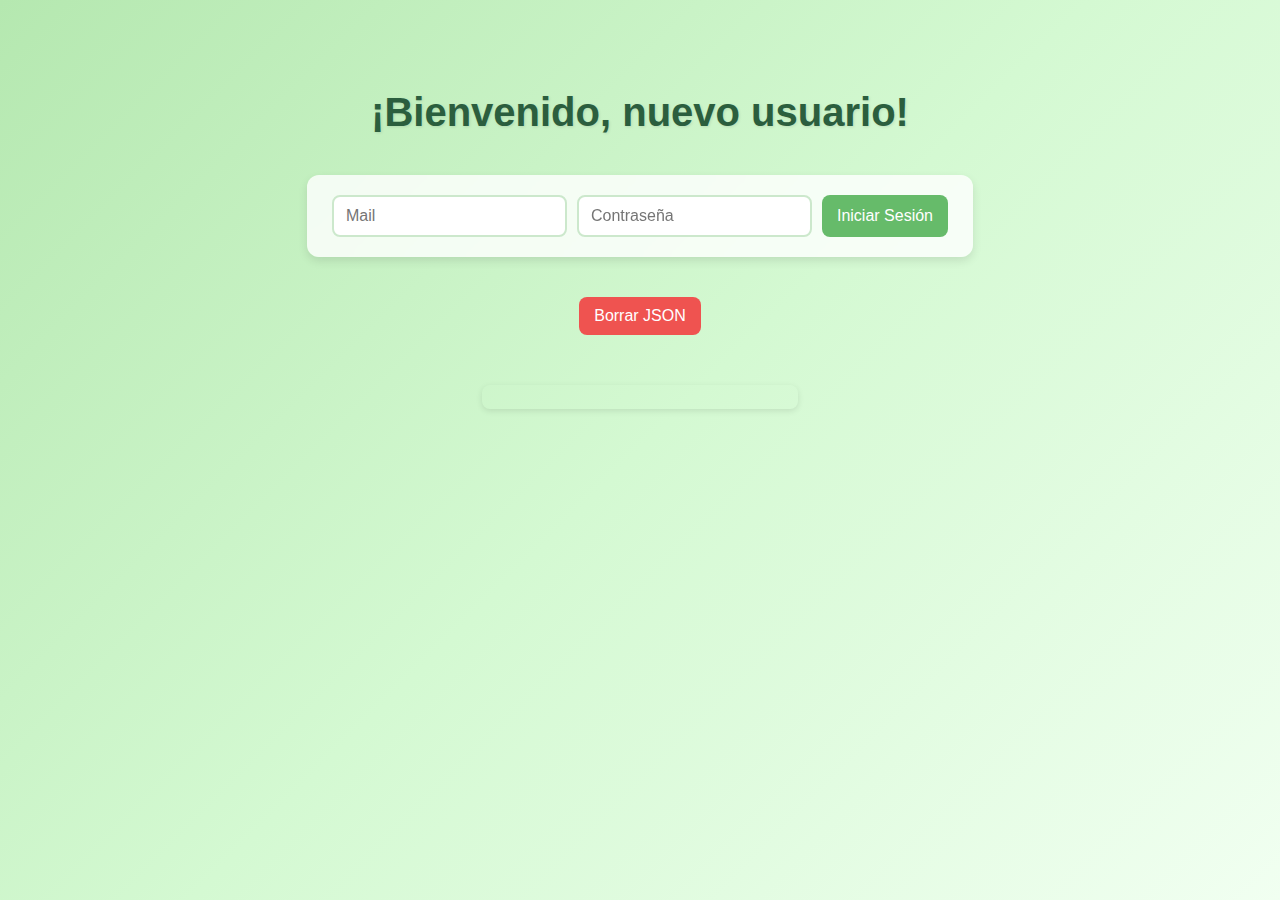
<file: index.html>
<!DOCTYPE html>
<html lang="es">
<head>
  <meta charset="UTF-8">
  <meta name="viewport" content="width=device-width, initial-scale=1.0">
  <title>Stephi Coins</title>
  <link rel="stylesheet" href="style.css">
</head>
<body>
  <h1>¡Bienvenido, nuevo usuario!</h1>

  <div class="form">
    <input type="email" id="mail" placeholder="Mail">
    <input type="password" id="contraseña" placeholder="Contraseña">
    <button id="iniciarSesion">Iniciar Sesión</button>
  </div>

  <button id="borrarJSON">Borrar JSON</button>
  <p id="mensaje"></p>

  <div id="confirmacion" class="oculto">
    <p>¿Seguro que querés borrar todos los usuarios guardados?</p>
    <div class="confirm-botones">
      <button id="confirmarSi">Sí</button>
      <button id="confirmarNo">No</button>
    </div>
  </div>

  <script src="script.js"></script>
</body>
</html>
</file>
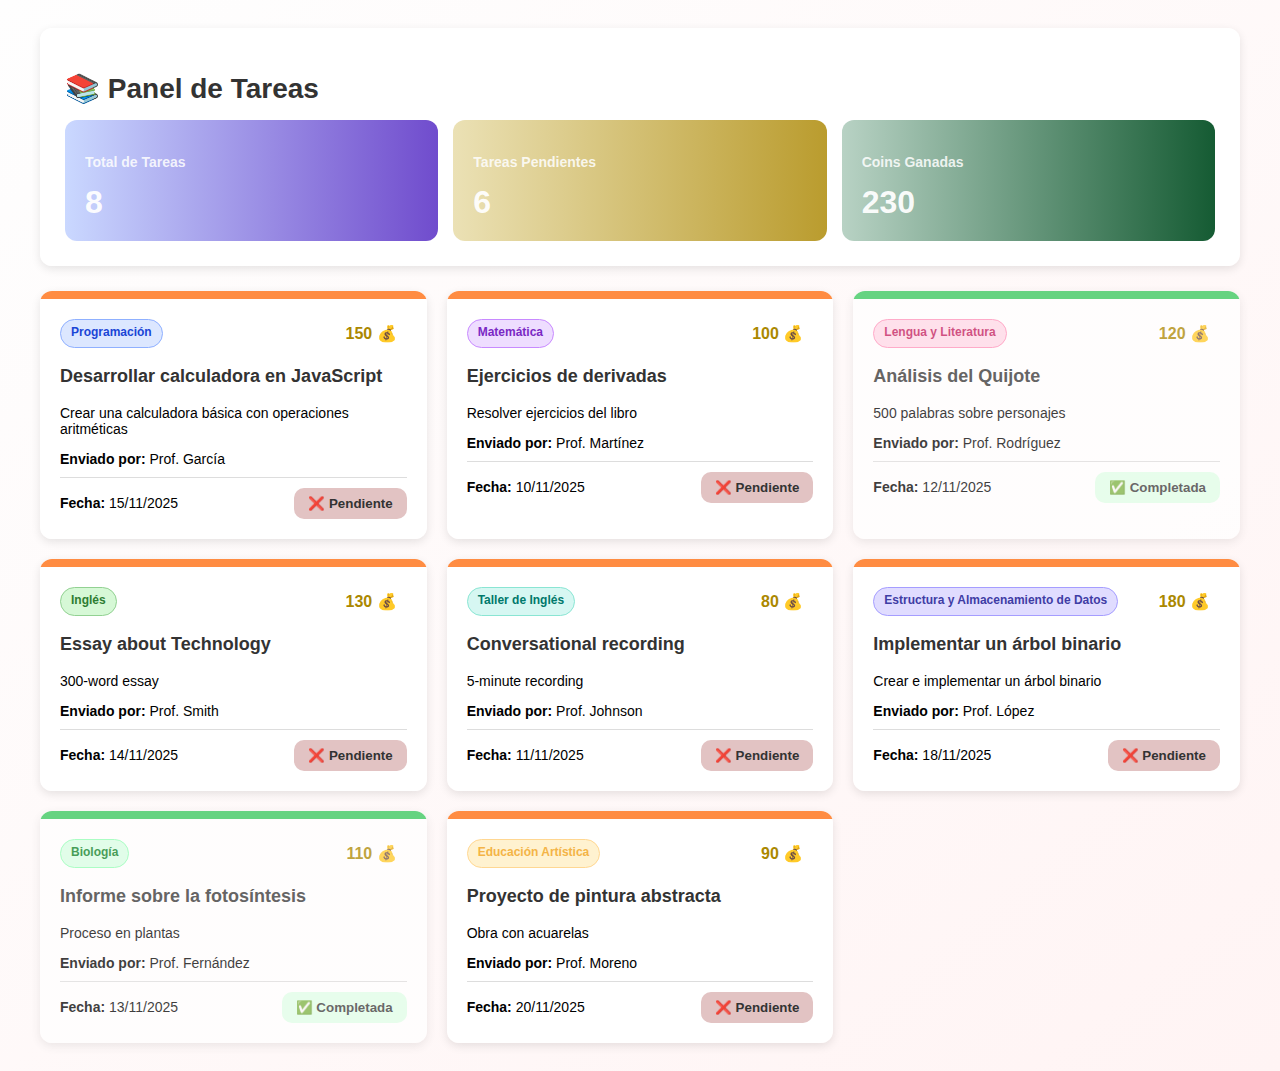
<file: StehiCoinsHTML/index.html>
<!DOCTYPE html>
<html lang="es">
<head>
  <meta charset="UTF-8" />
  <title>Panel de Tareas</title>
  <link rel="stylesheet" href="Tareas.css">
</head>
<body>

  <div class="container">

    <!-- Header -->
    <div class="header-card">
      <h1>📚 Panel de Tareas</h1>

      <div class="stats-grid">
        <div class="stat-card blue">
          <p>Total de Tareas</p>
          <span id="totalTareas"></span>
        </div>

        <div class="stat-card orange">
          <p>Tareas Pendientes</p>
          <span id="tareasPendientes"></span>
        </div>

        <div class="stat-card green">
          <p>Coins Ganadas</p>
          <span id="coinsGanadas"></span>
        </div>
      </div>
    </div>

    <!-- Contenedor de tarjetas -->
    <div id="tasksContainer" class="tasks-grid"></div>

  </div>

  <script src="Tarea.js"></script>
</body>
</html>
</file>
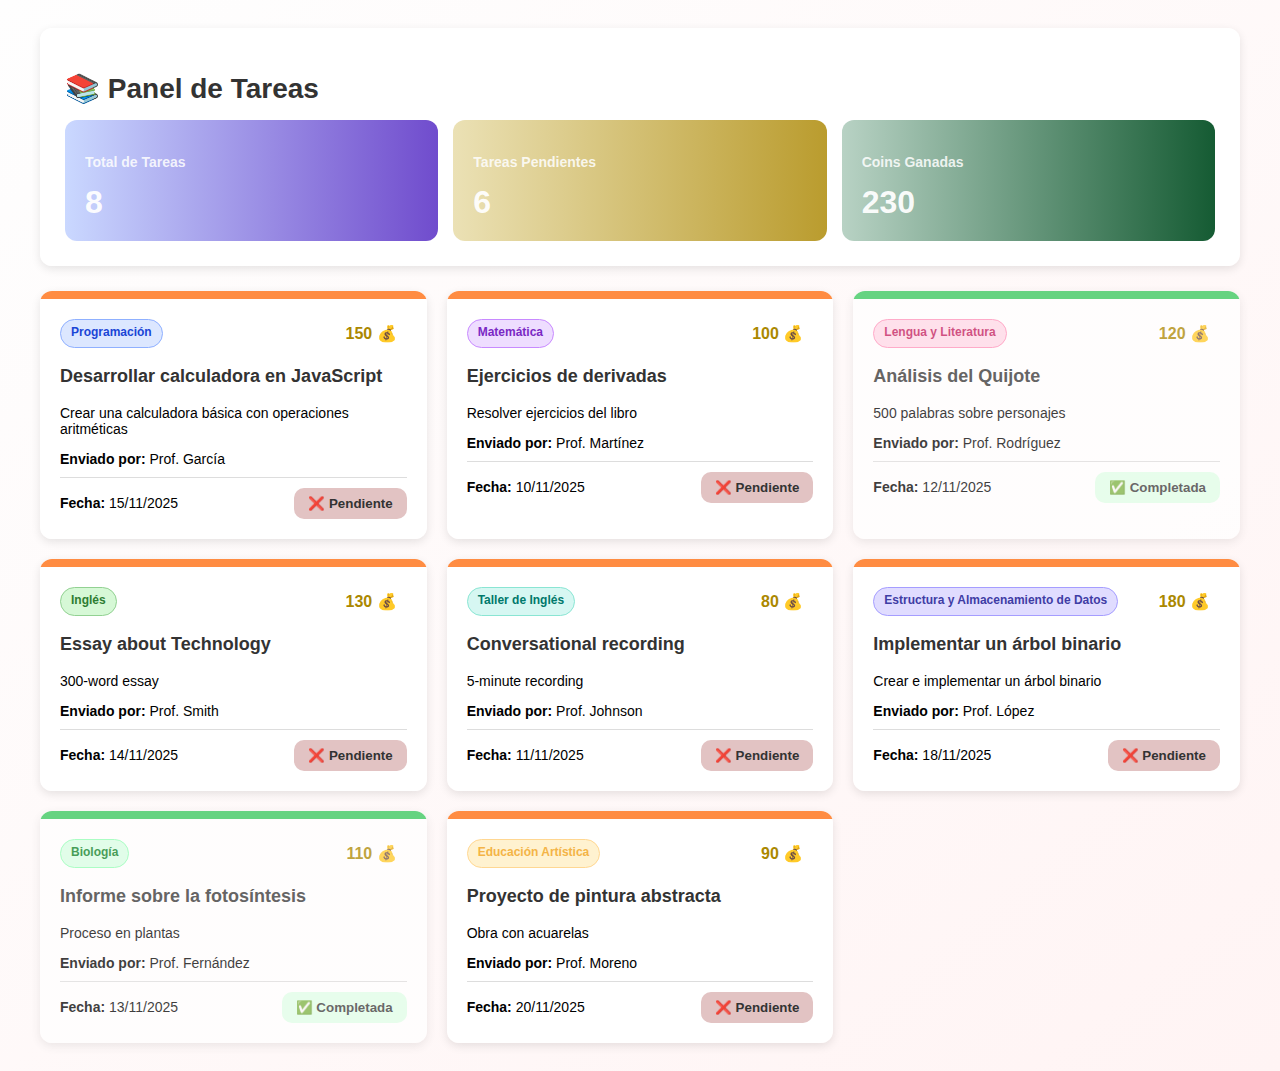
<file: estudiantes/StehiCoinsHTML/index.html>
<!DOCTYPE html>
<html lang="es">
<head>
  <meta charset="UTF-8" />
  <title>Panel de Tareas</title>
  <link rel="stylesheet" href="Tareas.css">
</head>
<body>

  <div class="container">

    <!-- Header -->
    <div class="header-card">
      <h1>📚 Panel de Tareas</h1>

      <div class="stats-grid">
        <div class="stat-card blue">
          <p>Total de Tareas</p>
          <span id="totalTareas"></span>
        </div>

        <div class="stat-card orange">
          <p>Tareas Pendientes</p>
          <span id="tareasPendientes"></span>
        </div>

        <div class="stat-card green">
          <p>Coins Ganadas</p>
          <span id="coinsGanadas"></span>
        </div>
      </div>
    </div>

    <!-- Contenedor de tarjetas -->
    <div id="tasksContainer" class="tasks-grid"></div>

  </div>

  <script src="Tarea.js"></script>
</body>
</html>
</file>
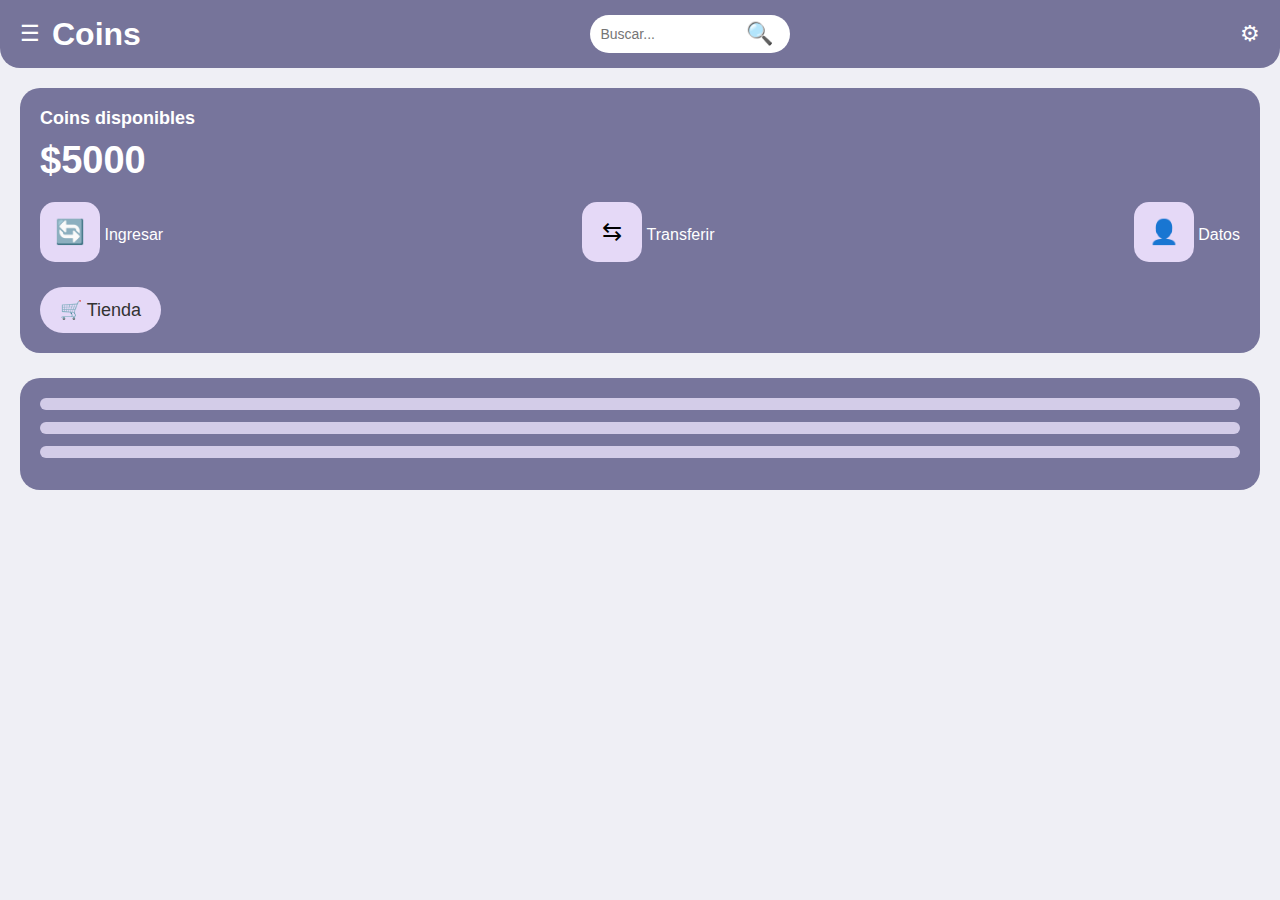
<file: estudiantes/Visualizacion de coins/index.html>
<!DOCTYPE html>
<html lang="es">
<head>
    <meta charset="UTF-8">
    <meta name="viewport" content="width=device-width, initial-scale=1.0">
    <title>Coins App</title>
    <link rel="stylesheet" href="style.css">
</head>
<body>

    <!-- Header -->
    <header class="header">
        <div class="header-left">
            <button class="btn-menu">☰</button>
            <h1 class="titulo-app">Coins</h1>
        </div>

        <!-- Search form -->
        <form class="search-form" id="searchForm" role="search" aria-label="Buscar">
            <input type="search" id="searchInput" class="search-input" placeholder="Buscar..." aria-label="Buscar">
            <button type="submit" class="search-btn" aria-label="Buscar">🔍</button>
        </form>

        <button class="btn-profile">⚙</button>
    </header>

    <!-- Contenedor principal -->
    <main class="container">

        <!-- Tarjeta principal -->
        <section class="card saldo-card">
            <h2 class="titulo-saldo">Coins disponibles</h2>
            <p class="cantidad-saldo">$5000</p>

            <div class="acciones">
                <div class="accion">
                    <button class="btn-icon">🔄</button>
                    <span>Ingresar</span>
                </div>
                <div class="accion">
                    <button class="btn-icon">⇆</button>
                    <span>Transferir</span>
                </div>
                <div class="accion">
                    <button class="btn-icon">👤</button>
                    <span>Datos</span>
                </div>
            </div>

            <!-- Sección tienda -->
            <div class="tienda">
                <button class="btn-tienda">
                    🛒 Tienda
                </button>
            </div>
        </section>

        <!-- Sección inferior (placeholder del diseño) -->
        <section class="card extra-info">
            <div class="barra"></div>
            <div class="barra"></div>
            <div class="barra"></div>
        </section>

    </main>

</body>
<script src="script.js"></script>
</html>
</file>
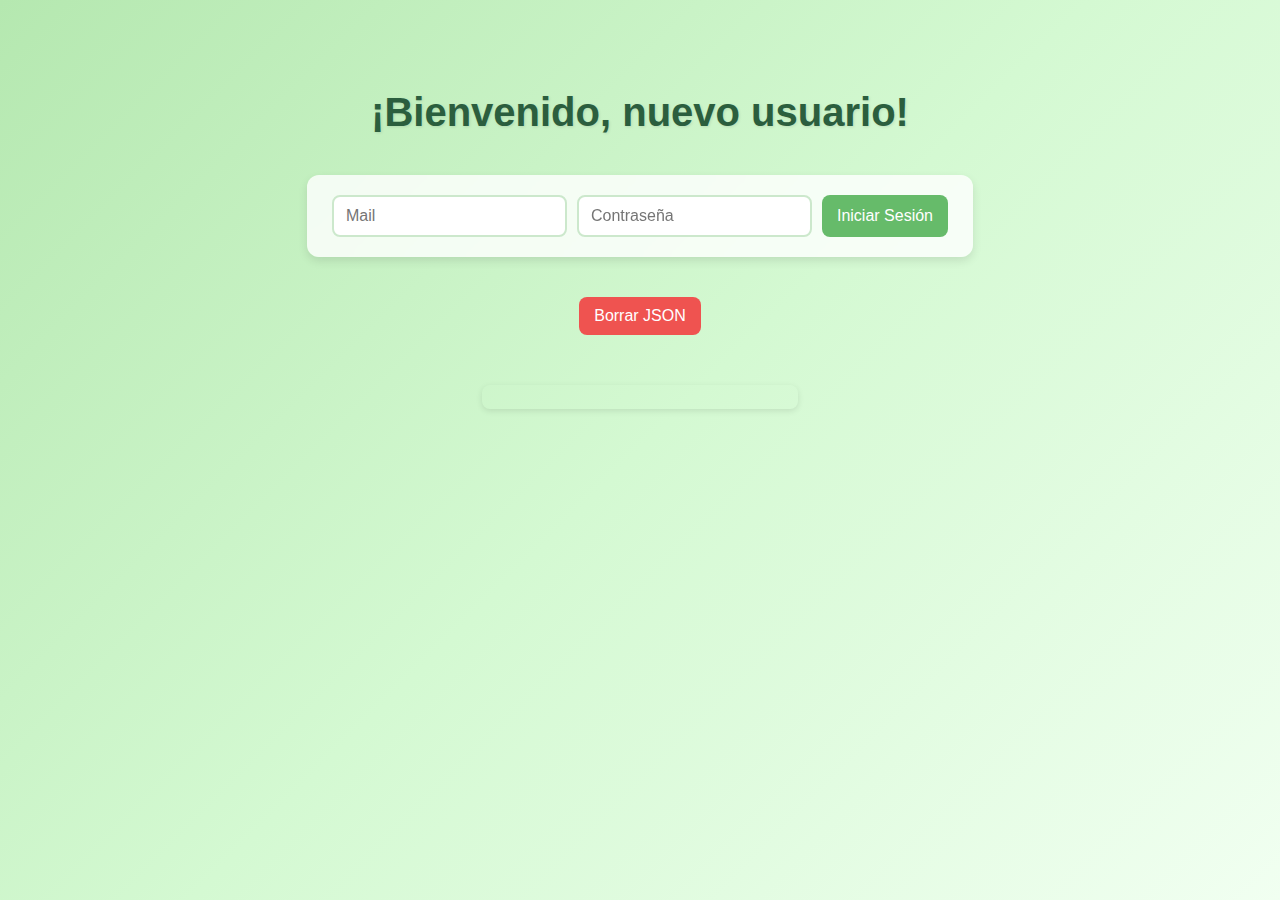
<file: profesores/inicio de sesion/index.html>
<!DOCTYPE html>
<html lang="es">
<head>
  <meta charset="UTF-8">
  <meta name="viewport" content="width=device-width, initial-scale=1.0">
  <title>Stephi Coins</title>
  <link rel="stylesheet" href="style.css">
</head>
<body>
  <h1>¡Bienvenido, nuevo usuario!</h1>

  <div class="form">
    <input type="email" id="mail" placeholder="Mail">
    <input type="password" id="contraseña" placeholder="Contraseña">
    <button id="iniciarSesion">Iniciar Sesión</button>
  </div>

  <button id="borrarJSON">Borrar JSON</button>
  <p id="mensaje"></p>

  <div id="confirmacion" class="oculto">
    <p>¿Seguro que querés borrar todos los usuarios guardados?</p>
    <div class="confirm-botones">
      <button id="confirmarSi">Sí</button>
      <button id="confirmarNo">No</button>
    </div>
  </div>

  <script src="script.js"></script>
</body>
</html>
</file>
<file: style.css>
/* === Estilos generales === */
body {
    font-family: "Poppins", sans-serif;
    background: linear-gradient(135deg, #b5e8b0, #d4f9d2, #f1fff1);
    color: #2f3e2f;
    margin: 0;
    padding: 0;
    display: flex;
    flex-direction: column;
    align-items: center;
    min-height: 100vh;
  }
  
  h1 {
    font-family: 'Lucida Sans', 'Lucida Sans Regular', 'Lucida Grande', 'Lucida Sans Unicode', Geneva, Verdana, sans-serif;
    margin-top: 50px;
    font-size: 2.5rem;
    color: #2b5e3e;
    text-shadow: 1px 1px 3px rgba(0, 0, 0, 0.1);
    margin-top: 90px;
    margin-bottom: 10px;
  }
  
  .form {
    margin: 30px 0;
    background: #ffffffcc;
    padding: 20px 25px;
    border-radius: 12px;
    box-shadow: 0 4px 10px rgba(0, 0, 0, 0.1);
    display: flex;
    gap: 10px;
    backdrop-filter: blur(5px);
  }
  
  .form input {
    padding: 10px 12px;
    border: 2px solid #cce8cc;
    border-radius: 8px;
    font-size: 1rem;
    transition: border-color 0.2s, box-shadow 0.2s;
    color: #2f3e2f;
  }
  
  .form input:focus {
    border-color: #66bb6a;
    box-shadow: 0 0 5px rgba(102, 187, 106, 0.3);
    outline: none;
  }
  
  /* === Botones generales === */
  button {
    background: #66bb6a;
    color: white;
    border: none;
    padding: 10px 15px;
    font-size: 1rem;
    border-radius: 8px;
    cursor: pointer;
    transition: background 0.3s, transform 0.1s, box-shadow 0.2s;
  }
  
  button:hover {
    background: #57a85c;
    box-shadow: 0 3px 8px rgba(87, 168, 92, 0.3);
  }
  
  button:active {
    transform: scale(0.97);
  }
  
  /* === Lista de amigos === */
  h3 {
    margin-top: 20px;
    color: #2b5e3e;
  }
  
  ul {
    list-style: none;
    padding: 0;
    width: 300px;
    text-align: left;
  }
  
  ul li {
    background: #ffffffcc;
    margin-bottom: 10px;
    padding: 10px 15px;
    border-radius: 8px;
    box-shadow: 0 2px 5px rgba(0, 0, 0, 0.1);
    display: flex;
    justify-content: space-between;
    align-items: center;
    color: #2f3e2f;
  }
  
  ul li:nth-child(odd) {
    background: #f3fdf3;
  }
  
  /* === Botones inferiores === */
  #guardarBtn,
  #cargarBtn {
    margin: 15px 5px;
    background: #81c784;
  }
  
  #cargarBtn {
    background: #aed581;
  }
  
  #guardarBtn:hover {
    background: #6fbf73;
  }
  
  #cargarBtn:hover {
    background: #9ccc65;
  }

#mensaje {
  margin-top: 50px;
  font-weight: 600;
  padding: 12px 18px;
  border-radius: 8px;
  display: inline-block;
  min-width: 280px;
  text-align: center;
  font-size: 1rem;
  box-shadow: 0 2px 6px rgba(0, 0, 0, 0.1);
}

.ok {
  color: #2e7d32;
  background: #e8f5e9;
  border: 2px solid #81c784;
}

.error {
  color: #c62828;
  background: #ffebee;
  border: 2px solid #ef9a9a;
}

.info {
  color: #33691e;
  background: #f1f8e9;
  border: 2px solid #aed581;
}

#borrarJSON {
  background: #ef5350;
  margin-top: 10px;
}

#borrarJSON:hover {
  background: #e53935;
  box-shadow: 0 3px 8px rgba(229, 57, 53, 0.3);
}

#confirmacion {
  position: fixed;
  top: 58%;
  left: 50%;
  transform: translate(-50%, -50%);
  background: #ffffffee;
  padding: 20px 30px;
  border-radius: 12px;
  box-shadow: 0 4px 15px rgba(0, 0, 0, 0.2);
  text-align: center;
  z-index: 1000;
  backdrop-filter: blur(6px);
}

#confirmacion p {
  font-size: 1.1rem;
  color: #2b5e3e;
  margin-bottom: 15px;
}

.confirm-botones {
  display: flex;
  justify-content: center;
  gap: 10px;
}

#confirmarSi {
  background: #ef5350;
}

#confirmarSi:hover {
  background: #e53935;
}

#confirmarNo {
  background: #81c784;
}

#confirmarNo:hover {
  background: #66bb6a;
}

.oculto {
  display: none;
}
</file>
<file: StehiCoinsHTML/Tareas.css>
:root {
  --color-principal: #fffffff1



}
body {
  background: linear-gradient(to bottom right, #fefefe, #fff4f4);
  padding: 20px;
  font-family: Arial, sans-serif;
}

.container {
  max-width: 1200px;
  margin: auto;
}

.header-card {
  background: var(--color-principal);
  padding: 25px;
  border-radius: 12px;
  box-shadow: 0 3px 10px #0000001a;
  margin-bottom: 25px;
}

.header-card h1 {
  margin-bottom: 15px;
  font-size: 28px;
  color: #333;
}

.stats-grid {
  display: grid;
  grid-template-columns: repeat(auto-fit, minmax(240px, 1fr));
  gap: 15px;
}

.stat-card {
  padding: 20px;
  border-radius: 12px;
  color: var(--color-principal);
  font-size: 20px;
  font-weight: bold;
}

.stat-card p {
  font-size: 14px;
  opacity: 0.9;
}

.stat-card span {
  display: block;
  margin-top: 5px;
  font-size: 32px;
}

.stat-card.blue { background: linear-gradient(to right, #cad8ff, #704ccd); }
.stat-card.orange { background: linear-gradient(to right, #ebe1b5, #ba9c2e); }
.stat-card.green { background: linear-gradient(to right, #b8d2c4, #155b33); }

/* GRID DE TAREAS */
.tasks-grid {
  display: grid;
  grid-template-columns: repeat(auto-fit, minmax(360px, 1fr));
  gap: 20px;
}

/* CARD DE TAREA */
.task-card {
  background: var(--color-principal);
  border-radius: 12px;
  overflow: hidden;
  box-shadow: 0 3px 10px #0000001a;
  transition: 0.3s;
}

.task-card:hover {
  box-shadow: 0 6px 15px rgba(0,0,0,0.15);
}

.task-top-bar {
  height: 8px;
}

.task-content {
  padding: 20px;
}

.materia-badge {
  padding: 5px 10px;
  border-radius: 20px;
  font-size: 12px;
  font-weight: bold;
  border: 1px solid;
}

.coin-badge {
  background: var(--color-principal);
  padding: 5px 10px;
  border-radius: 20px;
  font-weight: bold;
  color: #ab8800;
}

.task-desc {
  color: var(--color-secundario);
  font-size: 14px;
  margin-bottom: 10px;
}

.docente {
  color: #000000;
  font-size: 14px;
  margin-bottom: 10px;
}

.fecha {
  font-size: 14px;
  color: #000000;
}

.btn {
  padding: 8px 14px;
  border: none;
  border-radius: 10px;
  cursor: pointer;
  font-weight: bold;
}

.btn-pend {
  background: #e2c3c3;
  color: #333;
}

.btn-comp {
  background: #e0ffe8;
  color: rgb(56, 56, 56);
}

.opacity-75 {
  opacity: 0.75;
}

/* Colores por materia */
.bg-programacion { background: #dce7ff; color: #1a45d6; border-color: #8fb0ff; }
.bg-matematica { background: #eeddff; color: #7a29c4; border-color: #c88aff; }
.bg-lengua { background: #ffd8e7; color: #c2185b; border-color: #ff91b9; }
.bg-ingles { background: #d6f8d6; color: #2e7d32; border-color: #92d192; }
.bg-taller { background: #d6f7f2; color: #00796b; border-color: #8ae5d3; }
.bg-estructura { background: #e0dcff; color: #3f3da5; border-color: #a59dff; }
.bg-biologia { background: #d8ffe4; color: #087f23; border-color: #90ffb3; }
.bg-artistica { background: #fff2d0; color: #f4b446; border-color: #ffd792; }
</file>
<file: estudiantes/StehiCoinsHTML/Tareas.css>
:root {
  --color-principal: #fffffff1



}
body {
  background: linear-gradient(to bottom right, #fefefe, #fff4f4);
  padding: 20px;
  font-family: Arial, sans-serif;
}

.container {
  max-width: 1200px;
  margin: auto;
}

.header-card {
  background: var(--color-principal);
  padding: 25px;
  border-radius: 12px;
  box-shadow: 0 3px 10px #0000001a;
  margin-bottom: 25px;
}

.header-card h1 {
  margin-bottom: 15px;
  font-size: 28px;
  color: #333;
}

.stats-grid {
  display: grid;
  grid-template-columns: repeat(auto-fit, minmax(240px, 1fr));
  gap: 15px;
}

.stat-card {
  padding: 20px;
  border-radius: 12px;
  color: var(--color-principal);
  font-size: 20px;
  font-weight: bold;
}

.stat-card p {
  font-size: 14px;
  opacity: 0.9;
}

.stat-card span {
  display: block;
  margin-top: 5px;
  font-size: 32px;
}

.stat-card.blue { background: linear-gradient(to right, #cad8ff, #704ccd); }
.stat-card.orange { background: linear-gradient(to right, #ebe1b5, #ba9c2e); }
.stat-card.green { background: linear-gradient(to right, #b8d2c4, #155b33); }

/* GRID DE TAREAS */
.tasks-grid {
  display: grid;
  grid-template-columns: repeat(auto-fit, minmax(360px, 1fr));
  gap: 20px;
}

/* CARD DE TAREA */
.task-card {
  background: var(--color-principal);
  border-radius: 12px;
  overflow: hidden;
  box-shadow: 0 3px 10px #0000001a;
  transition: 0.3s;
}

.task-card:hover {
  box-shadow: 0 6px 15px rgba(0,0,0,0.15);
}

.task-top-bar {
  height: 8px;
}

.task-content {
  padding: 20px;
}

.materia-badge {
  padding: 5px 10px;
  border-radius: 20px;
  font-size: 12px;
  font-weight: bold;
  border: 1px solid;
}

.coin-badge {
  background: var(--color-principal);
  padding: 5px 10px;
  border-radius: 20px;
  font-weight: bold;
  color: #ab8800;
}

.task-desc {
  color: var(--color-secundario);
  font-size: 14px;
  margin-bottom: 10px;
}

.docente {
  color: #000000;
  font-size: 14px;
  margin-bottom: 10px;
}

.fecha {
  font-size: 14px;
  color: #000000;
}

.btn {
  padding: 8px 14px;
  border: none;
  border-radius: 10px;
  cursor: pointer;
  font-weight: bold;
}

.btn-pend {
  background: #e2c3c3;
  color: #333;
}

.btn-comp {
  background: #e0ffe8;
  color: rgb(56, 56, 56);
}

.opacity-75 {
  opacity: 0.75;
}

/* Colores por materia */
.bg-programacion { background: #dce7ff; color: #1a45d6; border-color: #8fb0ff; }
.bg-matematica { background: #eeddff; color: #7a29c4; border-color: #c88aff; }
.bg-lengua { background: #ffd8e7; color: #c2185b; border-color: #ff91b9; }
.bg-ingles { background: #d6f8d6; color: #2e7d32; border-color: #92d192; }
.bg-taller { background: #d6f7f2; color: #00796b; border-color: #8ae5d3; }
.bg-estructura { background: #e0dcff; color: #3f3da5; border-color: #a59dff; }
.bg-biologia { background: #d8ffe4; color: #087f23; border-color: #90ffb3; }
.bg-artistica { background: #fff2d0; color: #f4b446; border-color: #ffd792; }
</file>
<file: profesores/inicio de sesion/style.css>
/* === Estilos generales === */
body {
    font-family: "Poppins", sans-serif;
    background: linear-gradient(135deg, #b5e8b0, #d4f9d2, #f1fff1);
    color: #2f3e2f;
    margin: 0;
    padding: 0;
    display: flex;
    flex-direction: column;
    align-items: center;
    min-height: 100vh;
  }
  
  h1 {
    font-family: 'Lucida Sans', 'Lucida Sans Regular', 'Lucida Grande', 'Lucida Sans Unicode', Geneva, Verdana, sans-serif;
    margin-top: 50px;
    font-size: 2.5rem;
    color: #2b5e3e;
    text-shadow: 1px 1px 3px rgba(0, 0, 0, 0.1);
    margin-top: 90px;
    margin-bottom: 10px;
  }
  
  .form {
    margin: 30px 0;
    background: #ffffffcc;
    padding: 20px 25px;
    border-radius: 12px;
    box-shadow: 0 4px 10px rgba(0, 0, 0, 0.1);
    display: flex;
    gap: 10px;
    backdrop-filter: blur(5px);
  }
  
  .form input {
    padding: 10px 12px;
    border: 2px solid #cce8cc;
    border-radius: 8px;
    font-size: 1rem;
    transition: border-color 0.2s, box-shadow 0.2s;
    color: #2f3e2f;
  }
  
  .form input:focus {
    border-color: #66bb6a;
    box-shadow: 0 0 5px rgba(102, 187, 106, 0.3);
    outline: none;
  }
  
  /* === Botones generales === */
  button {
    background: #66bb6a;
    color: white;
    border: none;
    padding: 10px 15px;
    font-size: 1rem;
    border-radius: 8px;
    cursor: pointer;
    transition: background 0.3s, transform 0.1s, box-shadow 0.2s;
  }
  
  button:hover {
    background: #57a85c;
    box-shadow: 0 3px 8px rgba(87, 168, 92, 0.3);
  }
  
  button:active {
    transform: scale(0.97);
  }
  
  /* === Lista de amigos === */
  h3 {
    margin-top: 20px;
    color: #2b5e3e;
  }
  
  ul {
    list-style: none;
    padding: 0;
    width: 300px;
    text-align: left;
  }
  
  ul li {
    background: #ffffffcc;
    margin-bottom: 10px;
    padding: 10px 15px;
    border-radius: 8px;
    box-shadow: 0 2px 5px rgba(0, 0, 0, 0.1);
    display: flex;
    justify-content: space-between;
    align-items: center;
    color: #2f3e2f;
  }
  
  ul li:nth-child(odd) {
    background: #f3fdf3;
  }
  
  /* === Botones inferiores === */
  #guardarBtn,
  #cargarBtn {
    margin: 15px 5px;
    background: #81c784;
  }
  
  #cargarBtn {
    background: #aed581;
  }
  
  #guardarBtn:hover {
    background: #6fbf73;
  }
  
  #cargarBtn:hover {
    background: #9ccc65;
  }

#mensaje {
  margin-top: 50px;
  font-weight: 600;
  padding: 12px 18px;
  border-radius: 8px;
  display: inline-block;
  min-width: 280px;
  text-align: center;
  font-size: 1rem;
  box-shadow: 0 2px 6px rgba(0, 0, 0, 0.1);
}

.ok {
  color: #2e7d32;
  background: #e8f5e9;
  border: 2px solid #81c784;
}

.error {
  color: #c62828;
  background: #ffebee;
  border: 2px solid #ef9a9a;
}

.info {
  color: #33691e;
  background: #f1f8e9;
  border: 2px solid #aed581;
}

#borrarJSON {
  background: #ef5350;
  margin-top: 10px;
}

#borrarJSON:hover {
  background: #e53935;
  box-shadow: 0 3px 8px rgba(229, 57, 53, 0.3);
}

#confirmacion {
  position: fixed;
  top: 58%;
  left: 50%;
  transform: translate(-50%, -50%);
  background: #ffffffee;
  padding: 20px 30px;
  border-radius: 12px;
  box-shadow: 0 4px 15px rgba(0, 0, 0, 0.2);
  text-align: center;
  z-index: 1000;
  backdrop-filter: blur(6px);
}

#confirmacion p {
  font-size: 1.1rem;
  color: #2b5e3e;
  margin-bottom: 15px;
}

.confirm-botones {
  display: flex;
  justify-content: center;
  gap: 10px;
}

#confirmarSi {
  background: #ef5350;
}

#confirmarSi:hover {
  background: #e53935;
}

#confirmarNo {
  background: #81c784;
}

#confirmarNo:hover {
  background: #66bb6a;
}

.oculto {
  display: none;
}
</file>
<file: estudiantes/Visualizacion de coins/style.css>
/* ------------------------------
   Reset básico
-------------------------------*/
* {
    margin: 0;
    padding: 0;
    box-sizing: border-box;
    font-family: "Poppins", sans-serif;
}

body {
    background: #EFEFF5;
    color: #333;
}

/* ------------------------------
   Header
-------------------------------*/
.header {
    background: #76749A;
    color: white;
    padding: 15px 20px;
    display: flex;
    justify-content: space-between;
    align-items: center;
    border-radius: 0 0 20px 20px;
}

.header button {
    font-size: 22px;
    background: transparent;
    border: none;
    color: white;
    cursor: pointer;
}

/* Layout for header groups */
.header-left {
    display: flex;
    gap: 12px;
    align-items: center;
}

/* Search form */
.search-form {
    display: flex;
    align-items: center;
    gap: 6px;
    background: #FFF;
    padding: 6px 10px;
    border-radius: 20px;
    min-width: 200px;
}

.search-input {
    border: none;
    outline: none;
    background: transparent;
    font-size: 14px;
    color: #333;
    width: 140px;
}

.search-btn {
    background: transparent;
    border: none;
    font-size: 18px;
    cursor: pointer;
}

.search-form:focus-within {
    box-shadow: 0 0 0 3px rgba(255,255,255,0.12);
}

/* ------------------------------
   Contenedor principal
-------------------------------*/
.container {
    padding: 20px;
}

/* ------------------------------
   Tarjeta de saldo principal
-------------------------------*/
.card {
    background: #77759C;
    border-radius: 20px;
    padding: 20px;
    margin-bottom: 25px;
    color: white;
}

.titulo-saldo {
    font-size: 18px;
}

.cantidad-saldo {
    font-size: 38px;
    font-weight: bold;
    margin: 10px 0 20px;
}

/* ------------------------------
   Acciones
-------------------------------*/
.acciones {
    display: flex;
    justify-content: space-between;
    margin-bottom: 20px;
}

.accion {
    text-align: center;
}

.btn-icon {
    width: 60px;
    height: 60px;
    border-radius: 15px;
    background: #E5D9F7;
    border: none;
    font-size: 24px;
    cursor: pointer;
    margin-bottom: 5px;
}

/* ------------------------------
   Tienda
-------------------------------*/
.tienda {
    margin-top: 10px;
}

.btn-tienda {
    background: #E5D9F7;
    color: #333;
    padding: 12px 20px;
    border-radius: 30px;
    border: none;
    cursor: pointer;
    font-size: 18px;
    display: flex;
    align-items: center;
    gap: 10px;
}

.btn-tienda:hover {
    background: #d7c7f0;
}

/* ------------------------------
   Tarjeta inferior
-------------------------------*/
.extra-info {
    background: #77759C;
    padding: 20px;
}

.barra {
    width: 100%;
    height: 12px;
    background: #D3CCE8;
    border-radius: 10px;
    margin-bottom: 12px;
}

/* ------------------------------
   Responsivo
-------------------------------*/
@media (max-width: 480px) {
    .acciones {
        flex-direction: column;
        gap: 15px;
    }

    .btn-icon {
        width: 70px;
        height: 70px;
        font-size: 26px;
    }

    /* Hide search on very small screens, reveal as icon/placeholder if needed */
    .search-form {
        display: none;
    }
}

.coins-list {
    margin-top: 18px;
}

.coins-list ul {
    list-style: none;
    margin-top: 8px;
    display: grid;
    gap: 8px;
}

.coin-item {
    background: rgba(255,255,255,0.12);
    padding: 10px 12px;
    border-radius: 10px;
}
</file>
